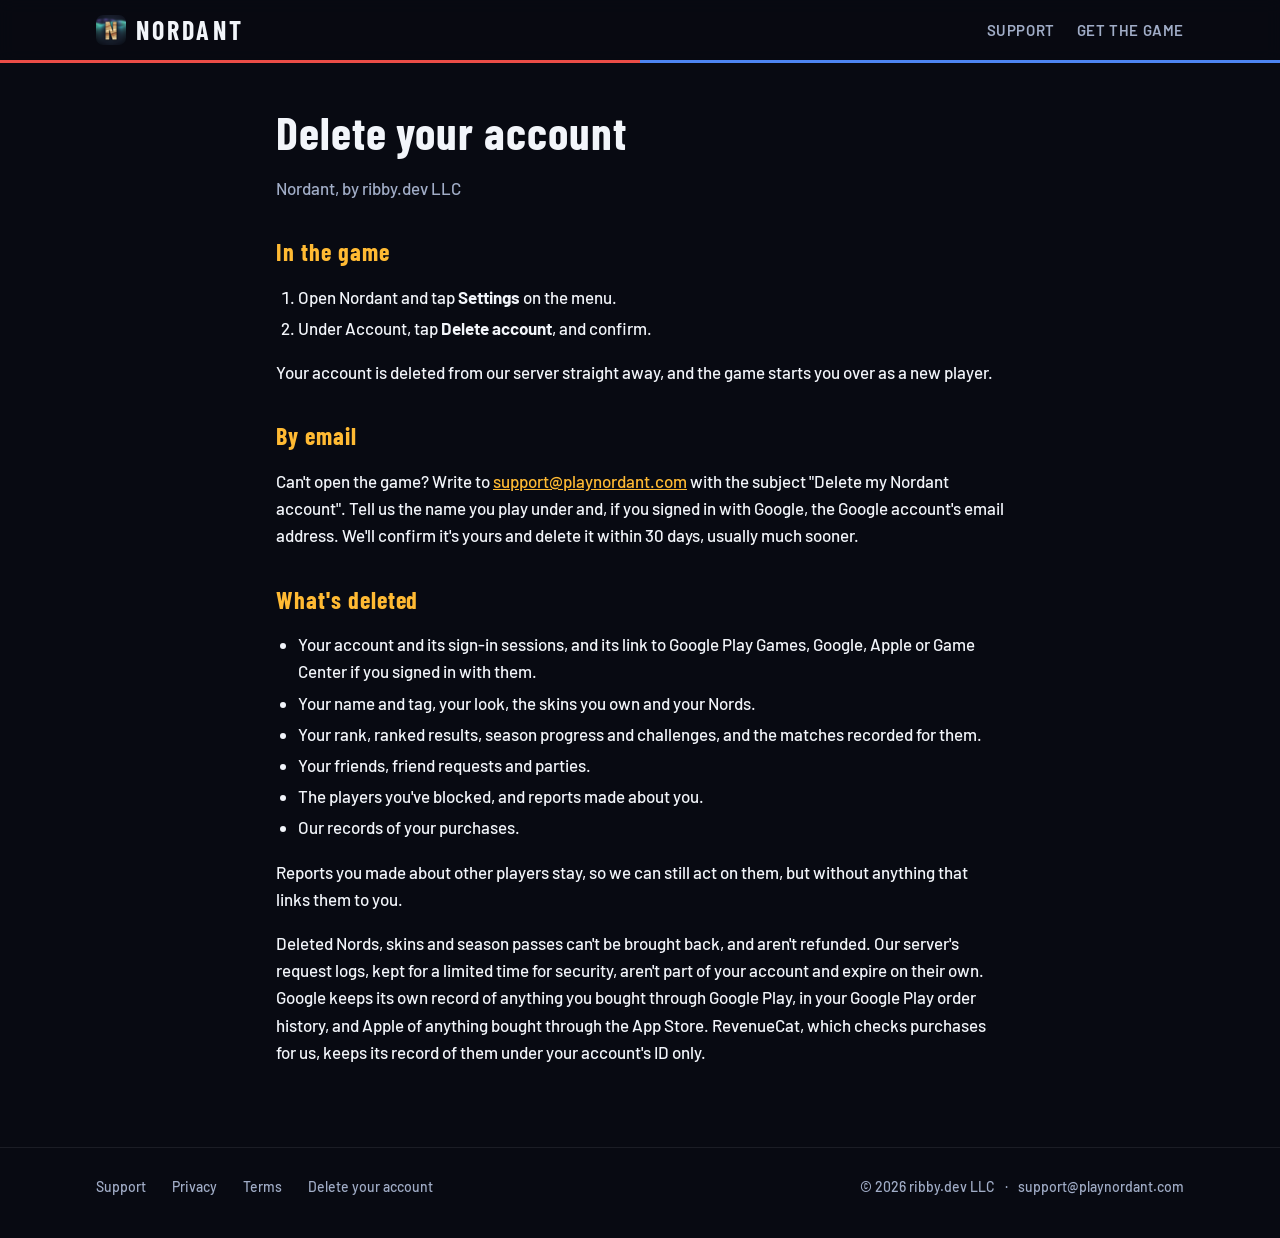
<file: delete-account.html>
<!doctype html>
<html lang="en">
<head>
  <meta charset="utf-8">
  <meta name="viewport" content="width=device-width, initial-scale=1">
  <title>Delete your account · Nordant</title>
  <meta name="description" content="How to delete your Nordant account and the data kept with it.">
  <link rel="canonical" href="https://playnordant.com/delete-account">
  <meta property="og:title" content="Delete your account · Nordant">
  <meta property="og:description" content="How to delete your Nordant account and the data kept with it.">
  <meta property="og:url" content="https://playnordant.com/delete-account">
  <meta property="og:type" content="website">
  <meta property="og:image" content="https://playnordant.com/assets/og-image.jpg">
  <meta name="twitter:card" content="summary_large_image">
  <meta name="theme-color" content="#080a12">
  <link rel="icon" href="/favicon.ico" sizes="any">
  <link rel="icon" type="image/png" sizes="32x32" href="/assets/favicon-32.png">
  <link rel="apple-touch-icon" href="/assets/apple-touch-icon.png">
  <link rel="manifest" href="/site.webmanifest">
  <link rel="preconnect" href="https://fonts.googleapis.com">
  <link rel="preconnect" href="https://fonts.gstatic.com" crossorigin>
  <link href="https://fonts.googleapis.com/css2?family=Barlow:wght@500;600&family=Barlow+Condensed:wght@700&display=swap" rel="stylesheet">
  <link rel="stylesheet" href="/styles.css?v=0f7390a091">
</head>
<body>
<header class="bar"><div class="bar-in">
  <a class="mark" href="/"><img src="/assets/favicon-32.png" alt="">NORDANT</a>
  <nav class="nav"><a href="/support">Support</a><a class="hide-sm" href="/get">Get the game</a></nav>
</div></header>
<main class="prose">
<h1>Delete your account</h1>
<p class="muted">Nordant, by ribby.dev LLC</p>

<h2>In the game</h2>
<ol>
  <li>Open Nordant and tap <strong>Settings</strong> on the menu.</li>
  <li>Under Account, tap <strong>Delete account</strong>, and confirm.</li>
</ol>
<p>Your account is deleted from our server straight away, and the game starts you over as a new player.</p>

<h2>By email</h2>
<p>Can't open the game? Write to <a href="mailto:support@playnordant.com?subject=Delete%20my%20Nordant%20account">support@playnordant.com</a> with the subject "Delete my Nordant account". Tell us the name you play under and, if you signed in with Google, the Google account's email address. We'll confirm it's yours and delete it within 30 days, usually much sooner.</p>

<h2>What's deleted</h2>
<ul>
  <li>Your account and its sign-in sessions, and its link to Google Play Games, Google, Apple or Game Center if you signed in with them.</li>
  <li>Your name and tag, your look, the skins you own and your Nords.</li>
  <li>Your rank, ranked results, season progress and challenges, and the matches recorded for them.</li>
  <li>Your friends, friend requests and parties.</li>
  <li>The players you've blocked, and reports made about you.</li>
  <li>Our records of your purchases.</li>
</ul>
<p>Reports you made about other players stay, so we can still act on them, but without anything that links them to you.</p>
<p>Deleted Nords, skins and season passes can't be brought back, and aren't refunded. Our server's request logs, kept for a limited time for security, aren't part of your account and expire on their own. Google keeps its own record of anything you bought through Google Play, in your Google Play order history, and Apple of anything bought through the App Store. RevenueCat, which checks purchases for us, keeps its record of them under your account's ID only.</p>
</main>
<footer class="foot"><div class="foot-in">
  <nav class="foot-links">
    <a href="/support">Support</a>
    <a href="/privacy">Privacy</a>
    <a href="/terms">Terms</a>
    <a class="wide" href="/delete-account">Delete your account</a>
  </nav>
  <div class="made"><span>&copy; 2026 ribby.dev LLC</span><a href="mailto:support@playnordant.com">support@playnordant.com</a></div>
</div></footer>
</body>
</html>
</file>
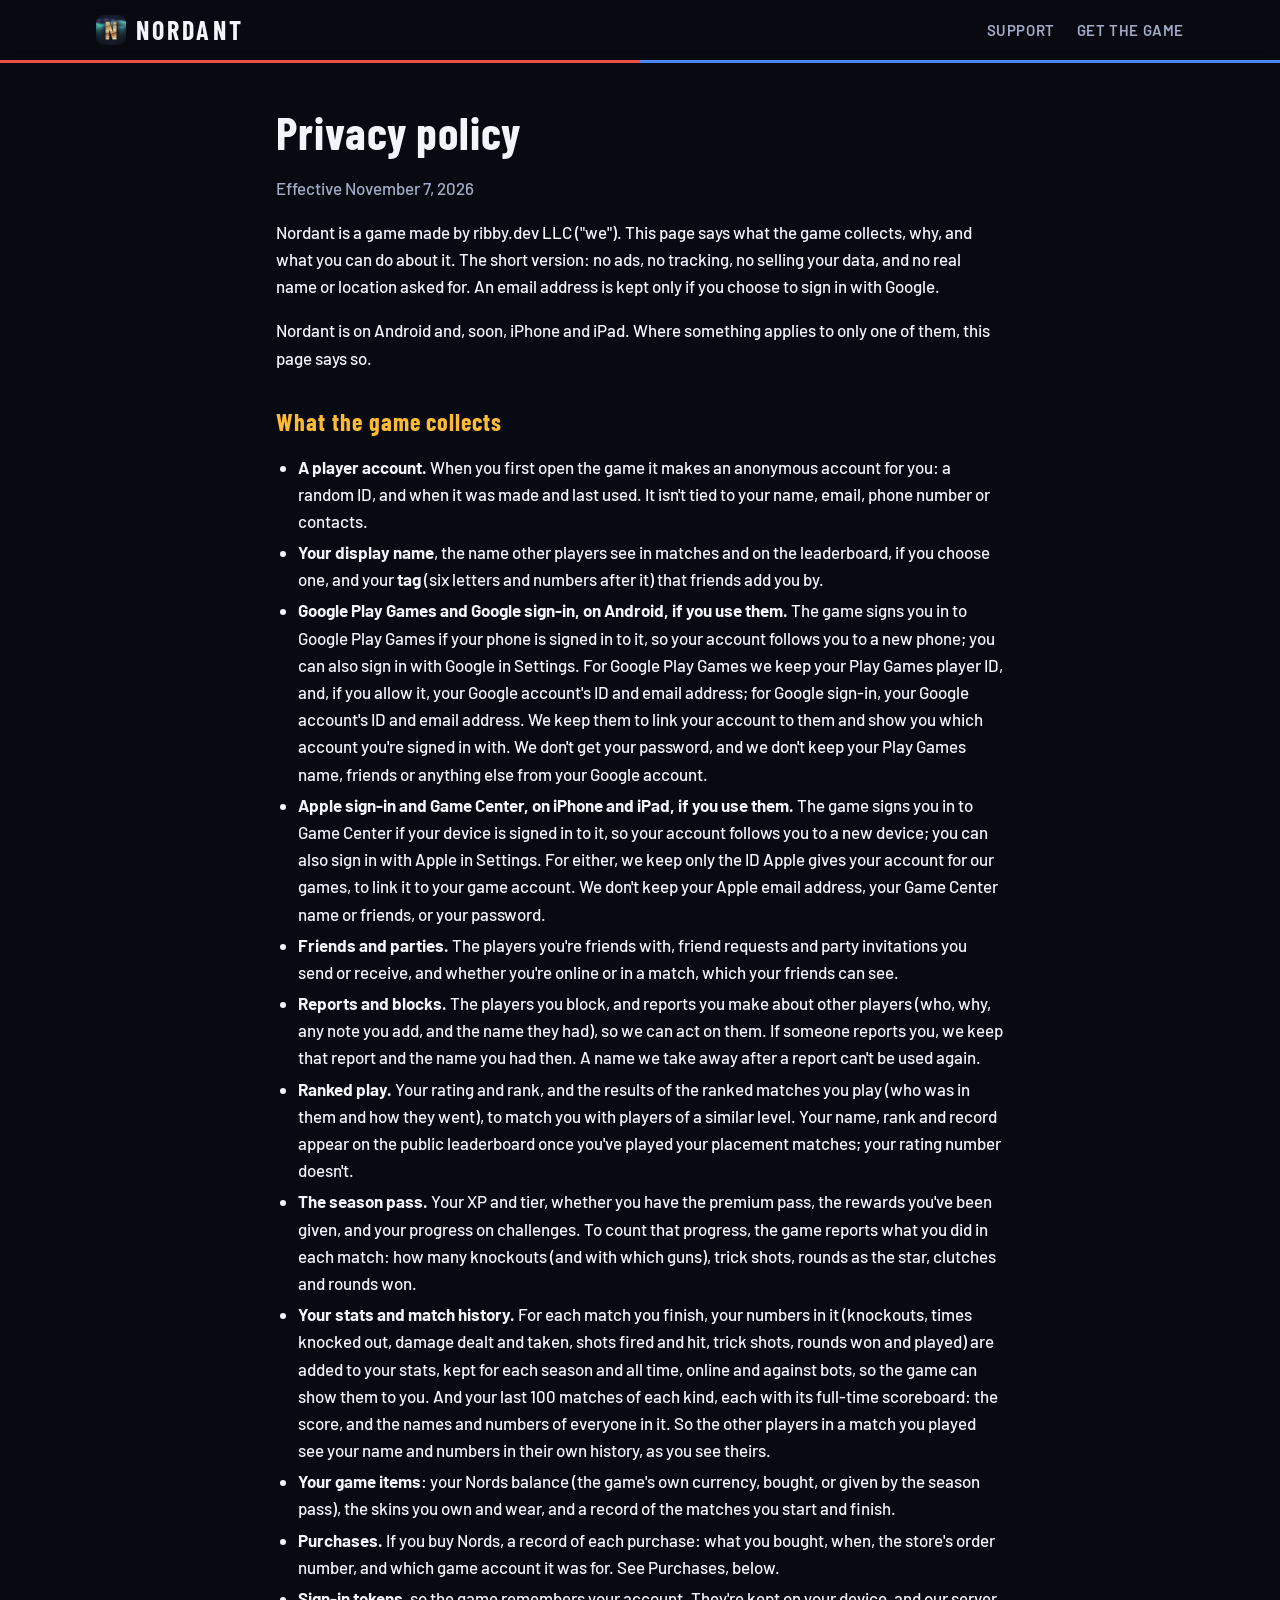
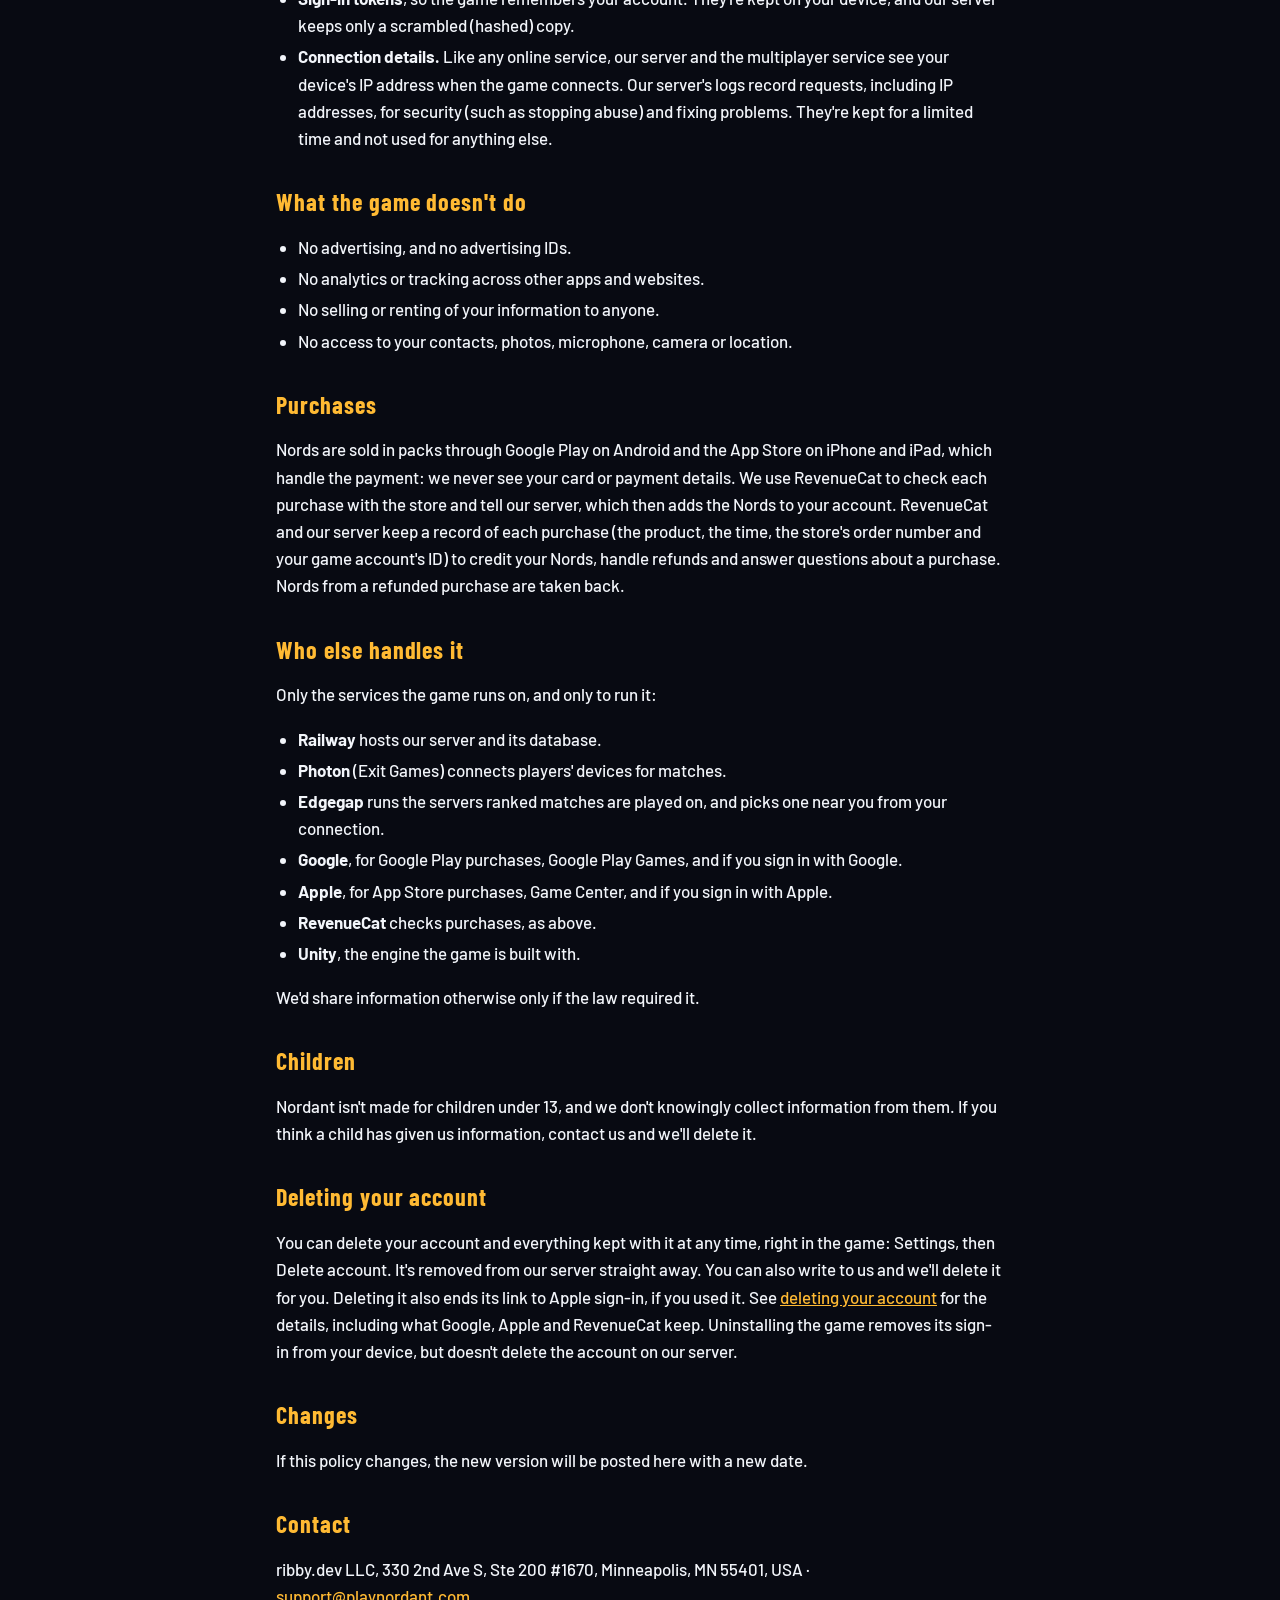
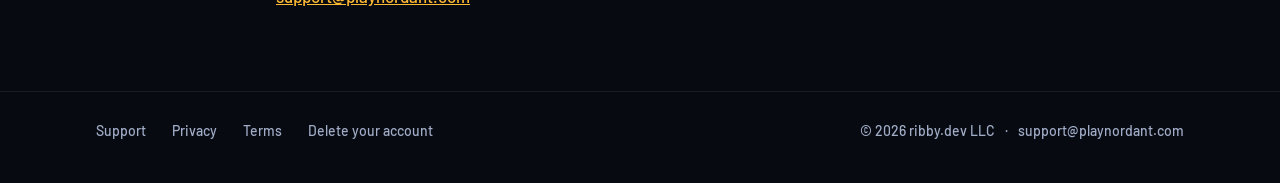
<file: privacy.html>
<!doctype html>
<html lang="en">
<head>
  <meta charset="utf-8">
  <meta name="viewport" content="width=device-width, initial-scale=1">
  <title>Privacy policy · Nordant</title>
  <meta name="description" content="What Nordant collects, why, and what you can do about it.">
  <link rel="canonical" href="https://playnordant.com/privacy">
  <meta property="og:title" content="Privacy policy · Nordant">
  <meta property="og:description" content="What Nordant collects, why, and what you can do about it.">
  <meta property="og:url" content="https://playnordant.com/privacy">
  <meta property="og:type" content="website">
  <meta property="og:image" content="https://playnordant.com/assets/og-image.jpg">
  <meta name="twitter:card" content="summary_large_image">
  <meta name="theme-color" content="#080a12">
  <link rel="icon" href="/favicon.ico" sizes="any">
  <link rel="icon" type="image/png" sizes="32x32" href="/assets/favicon-32.png">
  <link rel="apple-touch-icon" href="/assets/apple-touch-icon.png">
  <link rel="manifest" href="/site.webmanifest">
  <link rel="preconnect" href="https://fonts.googleapis.com">
  <link rel="preconnect" href="https://fonts.gstatic.com" crossorigin>
  <link href="https://fonts.googleapis.com/css2?family=Barlow:wght@500;600&family=Barlow+Condensed:wght@700&display=swap" rel="stylesheet">
  <link rel="stylesheet" href="/styles.css?v=0f7390a091">
</head>
<body>
<header class="bar"><div class="bar-in">
  <a class="mark" href="/"><img src="/assets/favicon-32.png" alt="">NORDANT</a>
  <nav class="nav"><a href="/support">Support</a><a class="hide-sm" href="/get">Get the game</a></nav>
</div></header>
<main class="prose">
<h1>Privacy policy</h1>
<p class="muted">Effective November 7, 2026</p>

<p>Nordant is a game made by ribby.dev LLC ("we"). This page says what the game collects, why, and what you can do about it. The short version: no ads, no tracking, no selling your data, and no real name or location asked for. An email address is kept only if you choose to sign in with Google.</p>
<p>Nordant is on Android and, soon, iPhone and iPad. Where something applies to only one of them, this page says so.</p>

<h2>What the game collects</h2>
<ul>
  <li><strong>A player account.</strong> When you first open the game it makes an anonymous account for you: a random ID, and when it was made and last used. It isn't tied to your name, email, phone number or contacts.</li>
  <li><strong>Your display name</strong>, the name other players see in matches and on the leaderboard, if you choose one, and your <strong>tag</strong> (six letters and numbers after it) that friends add you by.</li>
  <li><strong>Google Play Games and Google sign-in, on Android, if you use them.</strong> The game signs you in to Google Play Games if your phone is signed in to it, so your account follows you to a new phone; you can also sign in with Google in Settings. For Google Play Games we keep your Play Games player ID, and, if you allow it, your Google account's ID and email address; for Google sign-in, your Google account's ID and email address. We keep them to link your account to them and show you which account you're signed in with. We don't get your password, and we don't keep your Play Games name, friends or anything else from your Google account.</li>
  <li><strong>Apple sign-in and Game Center, on iPhone and iPad, if you use them.</strong> The game signs you in to Game Center if your device is signed in to it, so your account follows you to a new device; you can also sign in with Apple in Settings. For either, we keep only the ID Apple gives your account for our games, to link it to your game account. We don't keep your Apple email address, your Game Center name or friends, or your password.</li>
  <li><strong>Friends and parties.</strong> The players you're friends with, friend requests and party invitations you send or receive, and whether you're online or in a match, which your friends can see.</li>
  <li><strong>Reports and blocks.</strong> The players you block, and reports you make about other players (who, why, any note you add, and the name they had), so we can act on them. If someone reports you, we keep that report and the name you had then. A name we take away after a report can't be used again.</li>
  <li><strong>Ranked play.</strong> Your rating and rank, and the results of the ranked matches you play (who was in them and how they went), to match you with players of a similar level. Your name, rank and record appear on the public leaderboard once you've played your placement matches; your rating number doesn't.</li>
  <li><strong>The season pass.</strong> Your XP and tier, whether you have the premium pass, the rewards you've been given, and your progress on challenges. To count that progress, the game reports what you did in each match: how many knockouts (and with which guns), trick shots, rounds as the star, clutches and rounds won.</li>
  <li><strong>Your stats and match history.</strong> For each match you finish, your numbers in it (knockouts, times knocked out, damage dealt and taken, shots fired and hit, trick shots, rounds won and played) are added to your stats, kept for each season and all time, online and against bots, so the game can show them to you. And your last 100 matches of each kind, each with its full-time scoreboard: the score, and the names and numbers of everyone in it. So the other players in a match you played see your name and numbers in their own history, as you see theirs.</li>
  <li><strong>Your game items</strong>: your Nords balance (the game's own currency, bought, or given by the season pass), the skins you own and wear, and a record of the matches you start and finish.</li>
  <li><strong>Purchases.</strong> If you buy Nords, a record of each purchase: what you bought, when, the store's order number, and which game account it was for. See Purchases, below.</li>
  <li><strong>Sign-in tokens</strong>, so the game remembers your account. They're kept on your device, and our server keeps only a scrambled (hashed) copy.</li>
  <li><strong>Connection details.</strong> Like any online service, our server and the multiplayer service see your device's IP address when the game connects. Our server's logs record requests, including IP addresses, for security (such as stopping abuse) and fixing problems. They're kept for a limited time and not used for anything else.</li>
</ul>

<h2>What the game doesn't do</h2>
<ul>
  <li>No advertising, and no advertising IDs.</li>
  <li>No analytics or tracking across other apps and websites.</li>
  <li>No selling or renting of your information to anyone.</li>
  <li>No access to your contacts, photos, microphone, camera or location.</li>
</ul>

<h2>Purchases</h2>
<p>Nords are sold in packs through Google Play on Android and the App Store on iPhone and iPad, which handle the payment: we never see your card or payment details. We use RevenueCat to check each purchase with the store and tell our server, which then adds the Nords to your account. RevenueCat and our server keep a record of each purchase (the product, the time, the store's order number and your game account's ID) to credit your Nords, handle refunds and answer questions about a purchase. Nords from a refunded purchase are taken back.</p>

<h2>Who else handles it</h2>
<p>Only the services the game runs on, and only to run it:</p>
<ul>
  <li><strong>Railway</strong> hosts our server and its database.</li>
  <li><strong>Photon</strong> (Exit Games) connects players' devices for matches.</li>
  <li><strong>Edgegap</strong> runs the servers ranked matches are played on, and picks one near you from your connection.</li>
  <li><strong>Google</strong>, for Google Play purchases, Google Play Games, and if you sign in with Google.</li>
  <li><strong>Apple</strong>, for App Store purchases, Game Center, and if you sign in with Apple.</li>
  <li><strong>RevenueCat</strong> checks purchases, as above.</li>
  <li><strong>Unity</strong>, the engine the game is built with.</li>
</ul>
<p>We'd share information otherwise only if the law required it.</p>

<h2>Children</h2>
<p>Nordant isn't made for children under 13, and we don't knowingly collect information from them. If you think a child has given us information, contact us and we'll delete it.</p>

<h2>Deleting your account</h2>
<p>You can delete your account and everything kept with it at any time, right in the game: Settings, then Delete account. It's removed from our server straight away. You can also write to us and we'll delete it for you. Deleting it also ends its link to Apple sign-in, if you used it. See <a href="/delete-account">deleting your account</a> for the details, including what Google, Apple and RevenueCat keep. Uninstalling the game removes its sign-in from your device, but doesn't delete the account on our server.</p>

<h2>Changes</h2>
<p>If this policy changes, the new version will be posted here with a new date.</p>

<h2>Contact</h2>
<p>ribby.dev LLC, 330 2nd Ave S, Ste 200 #1670, Minneapolis, MN 55401, USA &middot; <a href="mailto:support@playnordant.com">support@playnordant.com</a></p>
</main>
<footer class="foot"><div class="foot-in">
  <nav class="foot-links">
    <a href="/support">Support</a>
    <a href="/privacy">Privacy</a>
    <a href="/terms">Terms</a>
    <a class="wide" href="/delete-account">Delete your account</a>
  </nav>
  <div class="made"><span>&copy; 2026 ribby.dev LLC</span><a href="mailto:support@playnordant.com">support@playnordant.com</a></div>
</div></footer>
</body>
</html>
</file>
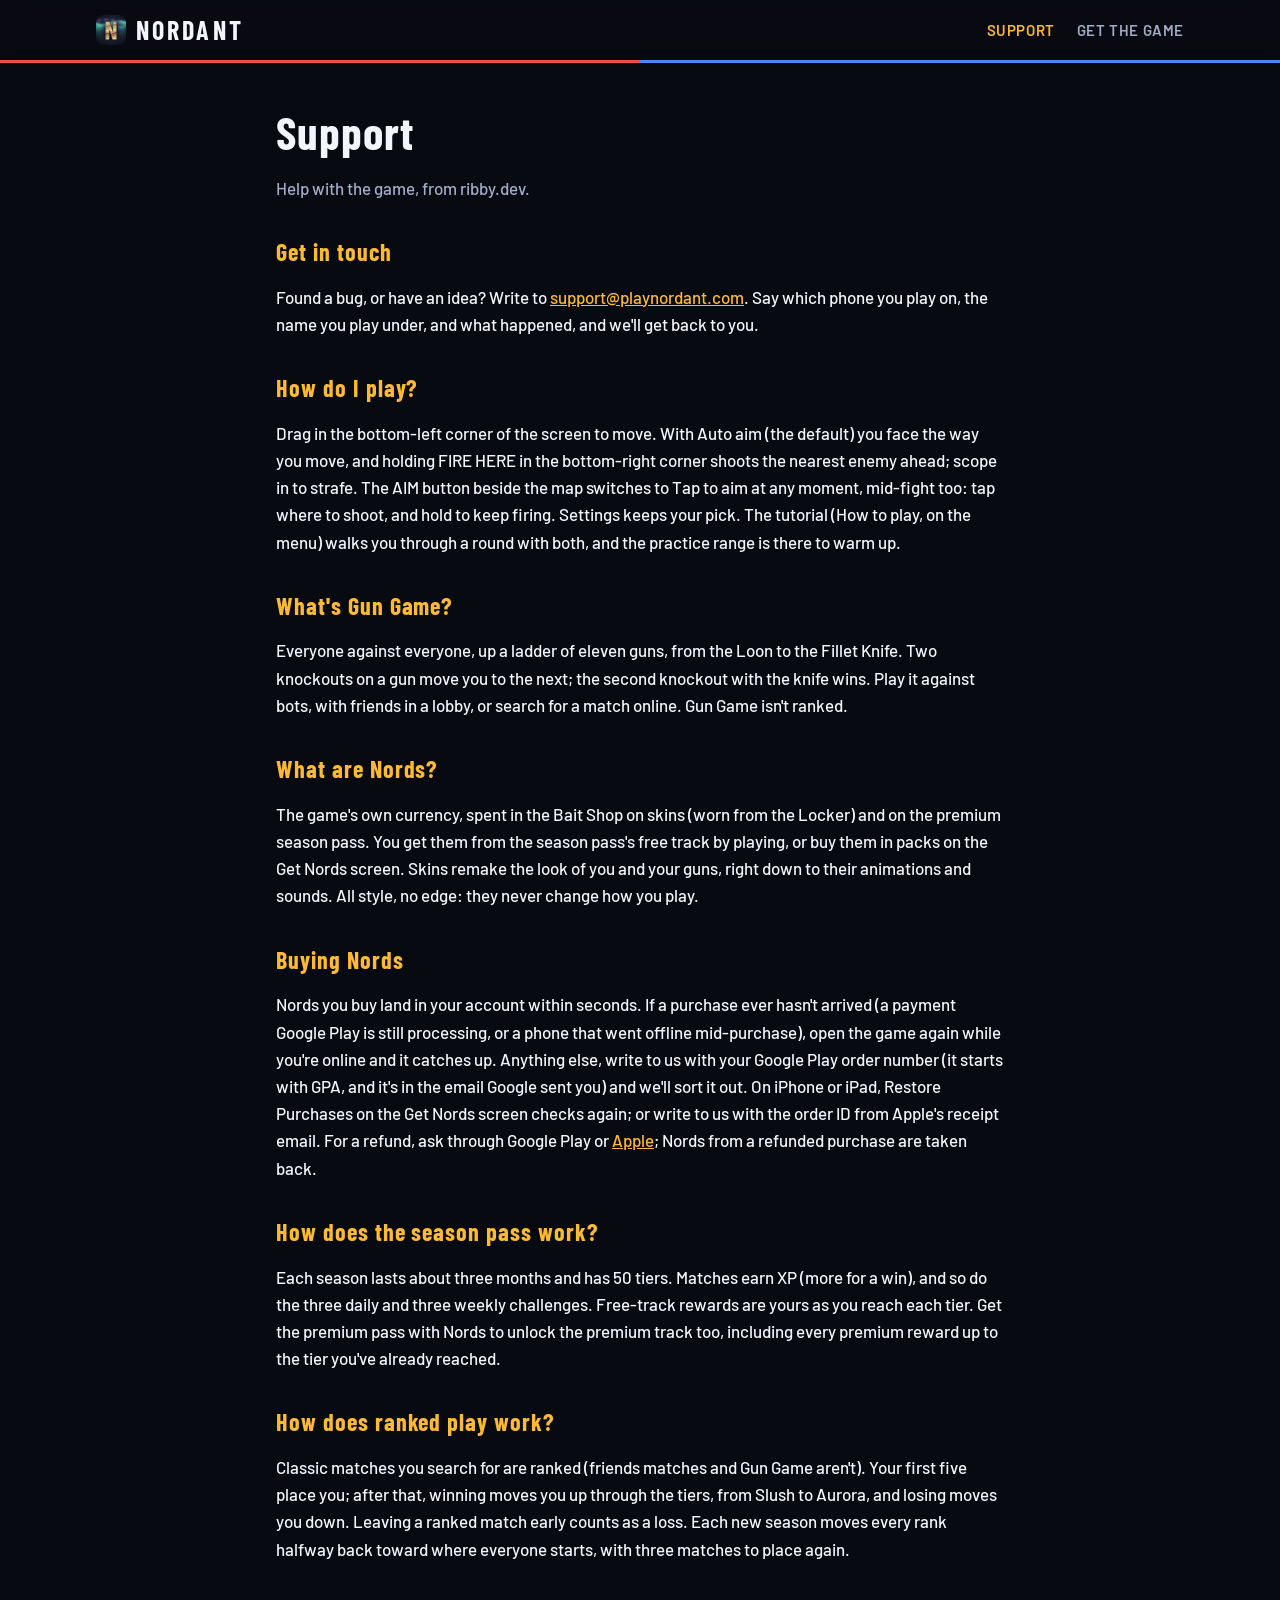
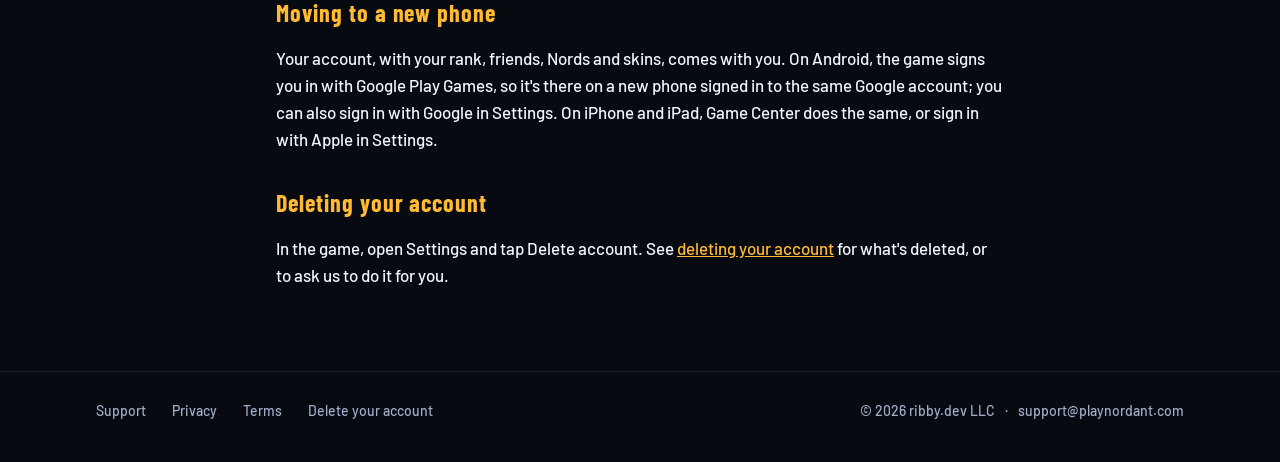
<file: support.html>
<!doctype html>
<html lang="en">
<head>
  <meta charset="utf-8">
  <meta name="viewport" content="width=device-width, initial-scale=1">
  <title>Support · Nordant</title>
  <meta name="description" content="Help with Nordant: how to play, Nords and purchases, the season pass, ranked play, and deleting your account.">
  <link rel="canonical" href="https://playnordant.com/support">
  <meta property="og:title" content="Support · Nordant">
  <meta property="og:description" content="Help with Nordant: how to play, Nords and purchases, the season pass, ranked play, and deleting your account.">
  <meta property="og:url" content="https://playnordant.com/support">
  <meta property="og:type" content="website">
  <meta property="og:image" content="https://playnordant.com/assets/og-image.jpg">
  <meta name="twitter:card" content="summary_large_image">
  <meta name="theme-color" content="#080a12">
  <link rel="icon" href="/favicon.ico" sizes="any">
  <link rel="icon" type="image/png" sizes="32x32" href="/assets/favicon-32.png">
  <link rel="apple-touch-icon" href="/assets/apple-touch-icon.png">
  <link rel="manifest" href="/site.webmanifest">
  <link rel="preconnect" href="https://fonts.googleapis.com">
  <link rel="preconnect" href="https://fonts.gstatic.com" crossorigin>
  <link href="https://fonts.googleapis.com/css2?family=Barlow:wght@500;600&family=Barlow+Condensed:wght@700&display=swap" rel="stylesheet">
  <link rel="stylesheet" href="/styles.css?v=0f7390a091">
</head>
<body>
<header class="bar"><div class="bar-in">
  <a class="mark" href="/"><img src="/assets/favicon-32.png" alt="">NORDANT</a>
  <nav class="nav"><a href="/support" aria-current="page">Support</a><a class="hide-sm" href="/get">Get the game</a></nav>
</div></header>
<main class="prose">
<h1>Support</h1>
<p class="muted">Help with the game, from ribby.dev.</p>

<h2>Get in touch</h2>
<p>Found a bug, or have an idea? Write to <a href="mailto:support@playnordant.com">support@playnordant.com</a>. Say which phone you play on, the name you play under, and what happened, and we'll get back to you.</p>

<h2>How do I play?</h2>
<p>Drag in the bottom-left corner of the screen to move. With Auto aim (the default) you face the way you move, and holding FIRE HERE in the bottom-right corner shoots the nearest enemy ahead; scope in to strafe. The AIM button beside the map switches to Tap to aim at any moment, mid-fight too: tap where to shoot, and hold to keep firing. Settings keeps your pick. The tutorial (How to play, on the menu) walks you through a round with both, and the practice range is there to warm up.</p>

<h2>What's Gun Game?</h2>
<p>Everyone against everyone, up a ladder of eleven guns, from the Loon to the Fillet Knife. Two knockouts on a gun move you to the next; the second knockout with the knife wins. Play it against bots, with friends in a lobby, or search for a match online. Gun Game isn't ranked.</p>

<h2>What are Nords?</h2>
<p>The game's own currency, spent in the Bait Shop on skins (worn from the Locker) and on the premium season pass. You get them from the season pass's free track by playing, or buy them in packs on the Get Nords screen. Skins remake the look of you and your guns, right down to their animations and sounds. All style, no edge: they never change how you play.</p>

<h2>Buying Nords</h2>
<p>Nords you buy land in your account within seconds. If a purchase ever hasn't arrived (a payment Google Play is still processing, or a phone that went offline mid-purchase), open the game again while you're online and it catches up. Anything else, write to us with your Google Play order number (it starts with GPA, and it's in the email Google sent you) and we'll sort it out. On iPhone or iPad, Restore Purchases on the Get Nords screen checks again; or write to us with the order ID from Apple's receipt email. For a refund, ask through Google Play or <a href="https://reportaproblem.apple.com">Apple</a>; Nords from a refunded purchase are taken back.</p>

<h2>How does the season pass work?</h2>
<p>Each season lasts about three months and has 50 tiers. Matches earn XP (more for a win), and so do the three daily and three weekly challenges. Free-track rewards are yours as you reach each tier. Get the premium pass with Nords to unlock the premium track too, including every premium reward up to the tier you've already reached.</p>

<h2>How does ranked play work?</h2>
<p>Classic matches you search for are ranked (friends matches and Gun Game aren't). Your first five place you; after that, winning moves you up through the tiers, from Slush to Aurora, and losing moves you down. Leaving a ranked match early counts as a loss. Each new season moves every rank halfway back toward where everyone starts, with three matches to place again.</p>

<h2>Moving to a new phone</h2>
<p>Your account, with your rank, friends, Nords and skins, comes with you. On Android, the game signs you in with Google Play Games, so it's there on a new phone signed in to the same Google account; you can also sign in with Google in Settings. On iPhone and iPad, Game Center does the same, or sign in with Apple in Settings.</p>

<h2>Deleting your account</h2>
<p>In the game, open Settings and tap Delete account. See <a href="/delete-account">deleting your account</a> for what's deleted, or to ask us to do it for you.</p>
</main>
<footer class="foot"><div class="foot-in">
  <nav class="foot-links">
    <a href="/support">Support</a>
    <a href="/privacy">Privacy</a>
    <a href="/terms">Terms</a>
    <a class="wide" href="/delete-account">Delete your account</a>
  </nav>
  <div class="made"><span>&copy; 2026 ribby.dev LLC</span><a href="mailto:support@playnordant.com">support@playnordant.com</a></div>
</div></footer>
</body>
</html>
</file>
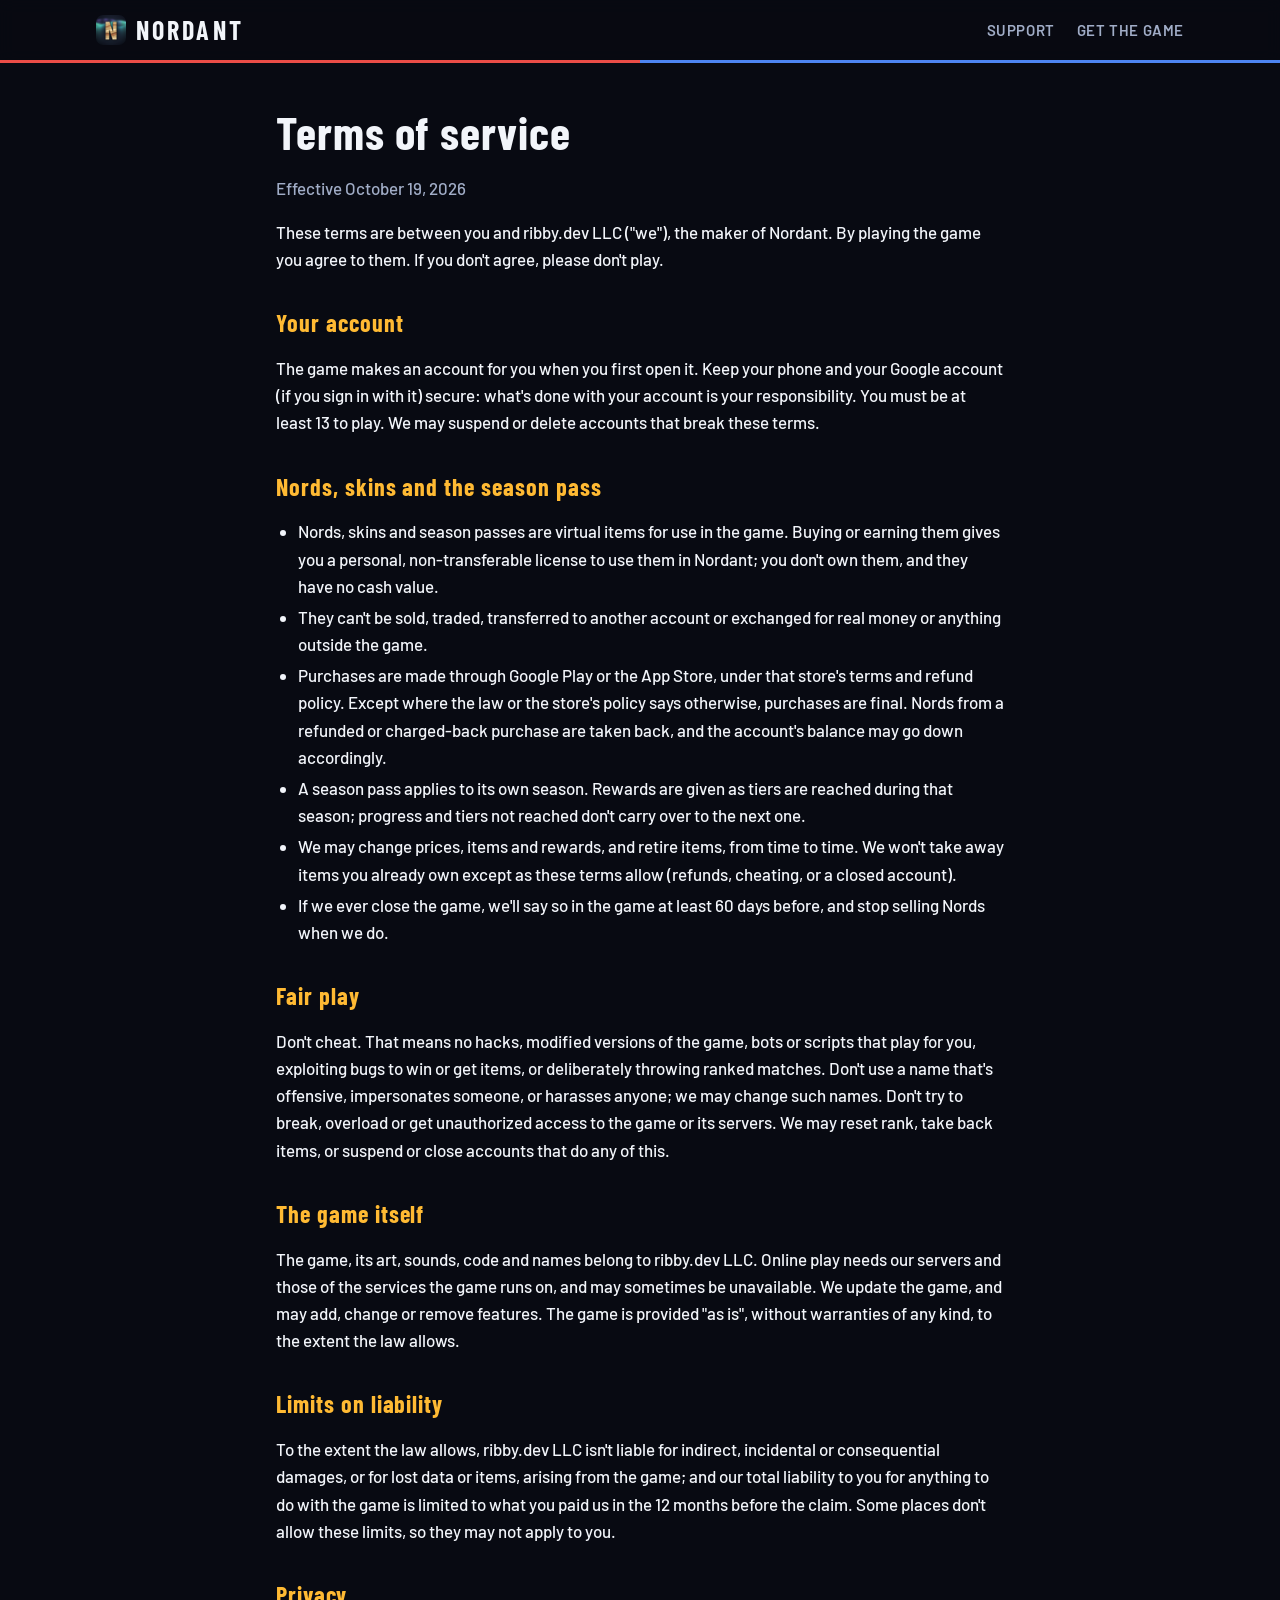
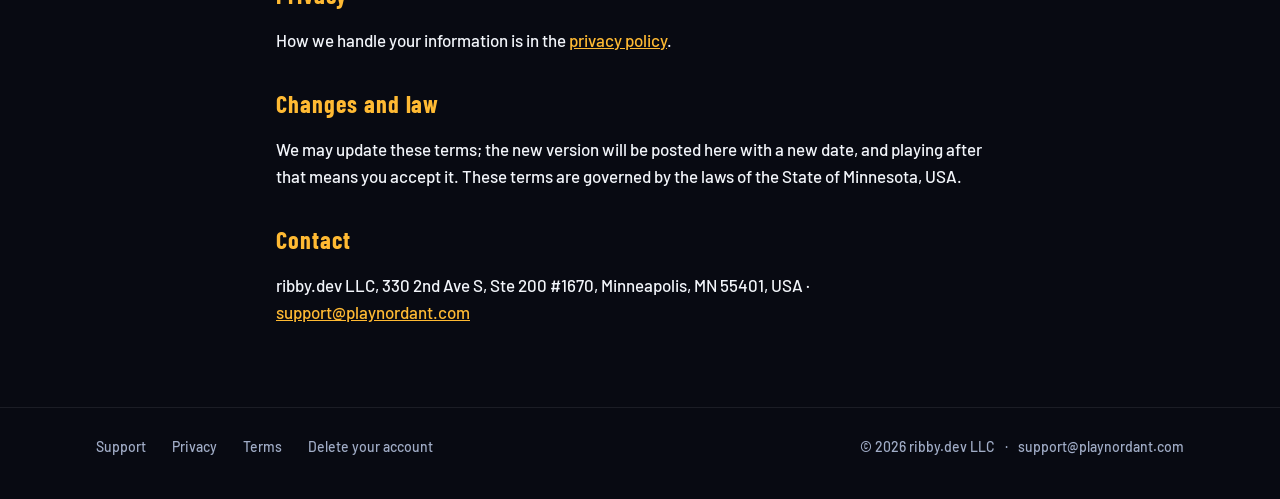
<file: terms.html>
<!doctype html>
<html lang="en">
<head>
  <meta charset="utf-8">
  <meta name="viewport" content="width=device-width, initial-scale=1">
  <title>Terms of service · Nordant</title>
  <meta name="description" content="The terms for playing Nordant: your account, Nords and skins, the season pass, and fair play.">
  <link rel="canonical" href="https://playnordant.com/terms">
  <meta property="og:title" content="Terms of service · Nordant">
  <meta property="og:description" content="The terms for playing Nordant: your account, Nords and skins, the season pass, and fair play.">
  <meta property="og:url" content="https://playnordant.com/terms">
  <meta property="og:type" content="website">
  <meta property="og:image" content="https://playnordant.com/assets/og-image.jpg">
  <meta name="twitter:card" content="summary_large_image">
  <meta name="theme-color" content="#080a12">
  <link rel="icon" href="/favicon.ico" sizes="any">
  <link rel="icon" type="image/png" sizes="32x32" href="/assets/favicon-32.png">
  <link rel="apple-touch-icon" href="/assets/apple-touch-icon.png">
  <link rel="manifest" href="/site.webmanifest">
  <link rel="preconnect" href="https://fonts.googleapis.com">
  <link rel="preconnect" href="https://fonts.gstatic.com" crossorigin>
  <link href="https://fonts.googleapis.com/css2?family=Barlow:wght@500;600&family=Barlow+Condensed:wght@700&display=swap" rel="stylesheet">
  <link rel="stylesheet" href="/styles.css?v=0f7390a091">
</head>
<body>
<header class="bar"><div class="bar-in">
  <a class="mark" href="/"><img src="/assets/favicon-32.png" alt="">NORDANT</a>
  <nav class="nav"><a href="/support">Support</a><a class="hide-sm" href="/get">Get the game</a></nav>
</div></header>
<main class="prose">
<h1>Terms of service</h1>
<p class="muted">Effective October 19, 2026</p>

<p>These terms are between you and ribby.dev LLC ("we"), the maker of Nordant. By playing the game you agree to them. If you don't agree, please don't play.</p>

<h2>Your account</h2>
<p>The game makes an account for you when you first open it. Keep your phone and your Google account (if you sign in with it) secure: what's done with your account is your responsibility. You must be at least 13 to play. We may suspend or delete accounts that break these terms.</p>

<h2>Nords, skins and the season pass</h2>
<ul>
  <li>Nords, skins and season passes are virtual items for use in the game. Buying or earning them gives you a personal, non-transferable license to use them in Nordant; you don't own them, and they have no cash value.</li>
  <li>They can't be sold, traded, transferred to another account or exchanged for real money or anything outside the game.</li>
  <li>Purchases are made through Google Play or the App Store, under that store's terms and refund policy. Except where the law or the store's policy says otherwise, purchases are final. Nords from a refunded or charged-back purchase are taken back, and the account's balance may go down accordingly.</li>
  <li>A season pass applies to its own season. Rewards are given as tiers are reached during that season; progress and tiers not reached don't carry over to the next one.</li>
  <li>We may change prices, items and rewards, and retire items, from time to time. We won't take away items you already own except as these terms allow (refunds, cheating, or a closed account).</li>
  <li>If we ever close the game, we'll say so in the game at least 60 days before, and stop selling Nords when we do.</li>
</ul>

<h2>Fair play</h2>
<p>Don't cheat. That means no hacks, modified versions of the game, bots or scripts that play for you, exploiting bugs to win or get items, or deliberately throwing ranked matches. Don't use a name that's offensive, impersonates someone, or harasses anyone; we may change such names. Don't try to break, overload or get unauthorized access to the game or its servers. We may reset rank, take back items, or suspend or close accounts that do any of this.</p>

<h2>The game itself</h2>
<p>The game, its art, sounds, code and names belong to ribby.dev LLC. Online play needs our servers and those of the services the game runs on, and may sometimes be unavailable. We update the game, and may add, change or remove features. The game is provided "as is", without warranties of any kind, to the extent the law allows.</p>

<h2>Limits on liability</h2>
<p>To the extent the law allows, ribby.dev LLC isn't liable for indirect, incidental or consequential damages, or for lost data or items, arising from the game; and our total liability to you for anything to do with the game is limited to what you paid us in the 12 months before the claim. Some places don't allow these limits, so they may not apply to you.</p>

<h2>Privacy</h2>
<p>How we handle your information is in the <a href="/privacy">privacy policy</a>.</p>

<h2>Changes and law</h2>
<p>We may update these terms; the new version will be posted here with a new date, and playing after that means you accept it. These terms are governed by the laws of the State of Minnesota, USA.</p>

<h2>Contact</h2>
<p>ribby.dev LLC, 330 2nd Ave S, Ste 200 #1670, Minneapolis, MN 55401, USA &middot; <a href="mailto:support@playnordant.com">support@playnordant.com</a></p>
</main>
<footer class="foot"><div class="foot-in">
  <nav class="foot-links">
    <a href="/support">Support</a>
    <a href="/privacy">Privacy</a>
    <a href="/terms">Terms</a>
    <a class="wide" href="/delete-account">Delete your account</a>
  </nav>
  <div class="made"><span>&copy; 2026 ribby.dev LLC</span><a href="mailto:support@playnordant.com">support@playnordant.com</a></div>
</div></footer>
</body>
</html>
</file>
<file: styles.css>
/* Nordant's site: the game's own colors (ink, steel, amber) and type (Barlow, Barlow Condensed). */
:root {
  --ink: #080a12;
  --steel: #111624;
  --steel-2: #182033;
  --line: rgba(255, 255, 255, 0.08);
  --text: #f2f5fa;
  --muted: #a1adc7;
  --amber: #ffba33;
  --amber-dark: #db9618;
  --display: "Barlow Condensed", "Arial Narrow", system-ui, sans-serif;
  --body: "Barlow", system-ui, -apple-system, "Segoe UI", Roboto, sans-serif;
}

* { box-sizing: border-box; }
html { -webkit-text-size-adjust: 100%; }
body { margin: 0; background: var(--ink); color: var(--text); font: 500 17px/1.6 var(--body); }
img { max-width: 100%; height: auto; display: block; }
a { color: var(--amber); }
a:hover { color: #ffd27a; }

/* The bar across the top. */
.bar { position: sticky; top: 0; z-index: 10; background: rgba(8, 10, 18, 0.88); backdrop-filter: blur(8px); border-bottom: 1px solid var(--line); }
.bar-in { max-width: 1120px; margin: 0 auto; padding: 0 16px; height: 60px; display: flex; align-items: center; gap: 24px; }
.mark { display: flex; align-items: center; gap: 10px; color: var(--text); text-decoration: none; font: 700 26px/1 var(--display); letter-spacing: 0.12em; }
.mark img { width: 30px; height: 30px; border-radius: 7px; }
.nav { margin-left: auto; display: flex; gap: 22px; }
.nav a { color: var(--muted); text-decoration: none; font: 600 15px/1 var(--body); letter-spacing: 0.04em; text-transform: uppercase; }
.nav a:hover, .nav a[aria-current="page"] { color: var(--amber); }

/* Home. */
.pitch { max-width: 820px; margin: -24px auto 0; padding: 0 16px 8px; text-align: center; position: relative; z-index: 1; }
.pitch h1 { font: 700 clamp(32px, 6vw, 52px)/1.05 var(--display); letter-spacing: 0.02em; margin: 0 0 14px; }
.pitch p { color: var(--muted); font-size: 19px; margin: 0 auto 26px; max-width: 620px; }
.badges { display: flex; justify-content: center; align-items: center; gap: 14px; flex-wrap: wrap; }
.badges img { height: 64px; }
.soon { color: var(--muted); font-size: 14px; margin-top: 10px; }
/* Apple's badge has no air round it; Google's has about a sixth of its height: the two the same size. */
.badges img.apple { height: 44px; margin: 10px 0; }

.wrap { max-width: 1120px; margin: 0 auto; padding: 0 16px; }
.section { padding: 64px 0 8px; }
.kicker { color: var(--amber); font: 700 15px/1 var(--display); letter-spacing: 0.18em; text-transform: uppercase; margin: 0 0 10px; }
.section h2 { font: 700 clamp(28px, 4.5vw, 40px)/1.1 var(--display); margin: 0 0 28px; }
.features { display: grid; grid-template-columns: repeat(auto-fit, minmax(260px, 1fr)); gap: 16px; }
.feature { background: var(--steel); border: 1px solid var(--line); border-radius: 14px; padding: 22px 22px 18px; }
.feature h3 { font: 700 22px/1.2 var(--display); letter-spacing: 0.04em; text-transform: uppercase; margin: 0 0 8px; color: var(--text); }
.feature p { color: var(--muted); margin: 0; font-size: 16px; }

.shots { display: flex; gap: 14px; overflow-x: auto; scroll-snap-type: x mandatory; padding-bottom: 10px; scrollbar-width: thin; }
.shots img { flex: 0 0 auto; width: min(86vw, 560px); height: auto; aspect-ratio: 16 / 9; object-fit: cover; border-radius: 12px; border: 1px solid var(--line); scroll-snap-align: start; }
.shots video.trailer { flex: 0 0 auto; width: min(86vw, 560px); height: auto; aspect-ratio: 16 / 9; border-radius: 12px; border: 1px solid var(--line); background: #000; scroll-snap-align: start; }

.tiers { display: flex; flex-wrap: wrap; gap: 8px; margin-top: 4px; }
.tier { font: 700 15px/1 var(--display); letter-spacing: 0.1em; text-transform: uppercase; padding: 8px 12px; border-radius: 999px; background: var(--steel-2); }

.cta { text-align: center; padding: 72px 16px 24px; }
.cta h2 { font: 700 clamp(28px, 4.5vw, 40px)/1.1 var(--display); margin: 0 0 22px; }

/* What the game is, in four lines: side by side on a wide screen, one under another on a phone. */
.points { display: grid; grid-template-columns: repeat(5, 1fr); gap: 24px; }
@media (max-width: 1180px) { .points { grid-template-columns: repeat(3, 1fr); } }
.point { border-top: 2px solid var(--amber); padding-top: 14px; }
.point h3 { font: 700 21px/1.2 var(--display); letter-spacing: 0.04em; text-transform: uppercase; margin: 0 0 6px; }
.point p { color: var(--muted); margin: 0; font-size: 16px; }
@media (max-width: 900px) { .points { grid-template-columns: 1fr 1fr; } }
@media (max-width: 560px) {
  .points { grid-template-columns: 1fr; gap: 0; }
  .point { border-top: 1px solid var(--line); padding: 16px 0; }
  .point h3 { color: var(--amber); font-size: 19px; }
  .section { padding: 40px 0 0; }
  .section h2, .cta h2 { font-size: 28px; margin-bottom: 18px; }
  .pitch { margin-top: -8px; }
  .pitch p { font-size: 17px; }
  .badges img { height: 56px; }
  .badges img.apple { height: 38px; margin: 9px 0; }
  .cta { padding: 48px 16px 8px; }
}

/* Text pages: privacy, terms, support, deleting an account. */
.prose { max-width: 760px; margin: 0 auto; padding: 44px 16px 64px; }
.prose h1 { font: 700 clamp(32px, 6vw, 46px)/1.1 var(--display); letter-spacing: 0.02em; margin: 0 0 6px; }
.prose h2 { font: 700 24px/1.2 var(--display); letter-spacing: 0.04em; color: var(--amber); margin: 36px 0 8px; }
.prose ul, .prose ol { padding-left: 22px; }
.prose li { margin: 4px 0; }
.muted { color: var(--muted); }
.box { background: var(--steel); border: 1px solid var(--line); border-radius: 14px; padding: 18px 20px; margin: 20px 0; }

/* The leaderboard. */
.board { width: 100%; border-collapse: collapse; margin-top: 18px; font-size: 16px; }
.board th { text-align: left; color: var(--muted); font: 600 13px/1 var(--body); letter-spacing: 0.08em; text-transform: uppercase; padding: 10px 10px; border-bottom: 1px solid var(--line); }
.board td { padding: 12px 10px; border-bottom: 1px solid var(--line); }
.board tr:nth-child(-n+3) td.place { color: var(--amber); }
.board .place { width: 56px; font: 700 20px/1 var(--display); }
.board .name { font-weight: 600; overflow-wrap: anywhere; }
.board .num { text-align: right; white-space: nowrap; color: var(--muted); }
.rank { display: inline-flex; align-items: center; gap: 8px; font: 700 17px/1 var(--display); letter-spacing: 0.06em; text-transform: uppercase; white-space: nowrap; }
.rank i { width: 10px; height: 10px; border-radius: 50%; background: currentColor; }
.t-slush { color: #9aa6b8; } .t-frost { color: #9fd7ff; } .t-pine { color: #5fcf7a; } .t-granite { color: #c7b9ad; }
.t-agate { color: #ff8a5c; } .t-glacier { color: #6fe3e6; } .t-polar { color: #e8f3ff; } .t-aurora { color: #b78cff; }
.note { color: var(--muted); font-size: 14px; margin-top: 14px; }
/* The leaderboard's two views, this season and all time: one quiet switch above the table. */
.views { display: inline-flex; gap: 4px; padding: 4px; margin: 10px 0 2px; background: var(--steel); border: 1px solid var(--line); border-radius: 999px; }
.views a { padding: 10px 18px; border-radius: 999px; color: var(--muted); text-decoration: none; font: 600 14px/1 var(--body); letter-spacing: 0.06em; text-transform: uppercase; }
.views a:hover { color: var(--text); }
.views a[aria-current="page"] { background: var(--steel-2); color: var(--amber); }
@media (max-width: 560px) { .board .hide-sm { display: none; } .board td, .board th { padding-left: 6px; padding-right: 6px; } }

@media (max-width: 640px) { .nav { gap: 14px; } .nav .hide-sm { display: none; } }

/* The footer: links and the company along one line; on a phone, each link on its own line, centered. */
.foot { border-top: 1px solid var(--line); margin-top: 64px; }
.foot-in { max-width: 1120px; margin: 0 auto; padding: 28px 16px 40px; display: flex; flex-wrap: wrap; gap: 14px 26px; align-items: center; justify-content: space-between; color: var(--muted); font-size: 14px; }
.foot-links { display: flex; flex-wrap: wrap; gap: 14px 26px; }
.foot-in a { color: var(--muted); text-decoration: none; }
.foot-in a:hover { color: var(--amber); }
.made { display: flex; flex-wrap: wrap; gap: 6px 10px; align-items: center; }
.made a::before { content: "\00b7"; margin-right: 10px; color: var(--muted); }
@media (max-width: 640px) {
  .foot-in { flex-direction: column; align-items: center; text-align: center; gap: 22px; padding: 32px 16px 44px; font-size: 15px; }
  .foot-links { flex-direction: column; align-items: center; gap: 16px; }
  .made { flex-direction: column; gap: 6px; font-size: 13px; }
  .made a::before { content: none; }
}

/* The skins: each in a loop, in its line's light, named under it; four across, two on a phone. */
.skins { display: grid; grid-template-columns: repeat(4, 1fr); gap: 14px; }
.skin { margin: 0; background: #07090f; border: 1px solid var(--line); border-radius: 12px; overflow: hidden; }
.skin video { display: block; width: 100%; height: auto; aspect-ratio: 16 / 9; object-fit: cover; background: #07090f; }
/* Each one a still until it's tapped: a quiet play mark in its corner, gone while it plays. */
.skin .play { position: relative; display: block; width: 100%; padding: 0; margin: 0; border: 0; background: none; cursor: pointer; color: inherit; }
.skin .play:focus-visible { outline: 2px solid var(--amber); outline-offset: -2px; }
.skin .go { position: absolute; right: 12px; bottom: 12px; width: 40px; height: 40px; border-radius: 50%; background: rgba(7, 9, 16, 0.7); border: 1px solid rgba(255, 255, 255, 0.22); transition: opacity 0.2s, transform 0.2s; }
.skin .go::after { content: ""; position: absolute; left: 15px; top: 12px; border-style: solid; border-width: 8px 0 8px 13px; border-color: transparent transparent transparent var(--text); }
.skin .play:hover .go { transform: scale(1.08); border-color: var(--amber); }
.skin .play.playing .go { opacity: 0; }
.skin figcaption { display: flex; flex-direction: column; gap: 2px; padding: 10px 14px 12px; border-top: 1px solid var(--line); }
.skin figcaption b { font: 700 12px/1.2 var(--body); letter-spacing: 0.16em; text-transform: uppercase; }
.skin figcaption span { font: 700 19px/1.2 var(--display); letter-spacing: 0.04em; text-transform: uppercase; }
.l-polar figcaption b { color: #40d6ff; }
.l-northern figcaption b { color: #40e8aa; }
.l-lumberjack figcaption b { color: #ff6a52; }
.art { width: 100%; height: auto; border-radius: 12px; border: 1px solid var(--line); }
@media (max-width: 900px) { .skins { grid-template-columns: repeat(2, 1fr); } }
@media (max-width: 560px) { .skins { gap: 10px; } .skin figcaption { padding: 8px 10px 10px; } .skin figcaption span { font-size: 17px; } }

/* ---------- Matchday (2026-11-07): the site as a league's match night ---------- */
/* The two clubs, the game's own: the Forwards' red, the Defensemen's blue (TeamColors). */
:root { --fwd: #eb4d47; --def: #4d85f2; }

/* Under the bar on every page: the two clubs, side by side. */
.bar { border-bottom: 0; }
.bar::after { content: ""; display: block; height: 3px; background: linear-gradient(90deg, var(--fwd) 0 50%, var(--def) 50% 100%); }

/* The opening (the user, 2026-11-07: the players "at game size with custom map background like home main menu
   screen"): the home screen's plaza on Skyway, a Forward and a Defenseman squared off in its zone A ring at their
   true size; darkened only where the name (top) and the clubs' calls (bottom) go. */
.faceoff { position: relative; overflow: hidden; background: var(--ink); min-height: clamp(520px, 52vw, 700px); display: flex; }
.faceoff-shot { position: absolute; inset: 0; width: 100%; height: 100%; object-fit: cover; object-position: 58% 30%; }
.faceoff::before { content: ""; position: absolute; inset: 0; pointer-events: none;
  background: linear-gradient(180deg, rgba(8, 10, 18, 0.7) 0%, rgba(8, 10, 18, 0.15) 26%, rgba(8, 10, 18, 0) 42%, rgba(8, 10, 18, 0.5) 66%, rgba(8, 10, 18, 0.82) 84%, var(--ink) 100%); }
.faceoff-in { position: relative; z-index: 1; flex: 1; display: flex; flex-direction: column; align-items: center; justify-content: space-between; padding: clamp(24px, 4vw, 44px) 16px clamp(26px, 4vw, 44px); }
.wordmark { width: min(74vw, 520px); height: auto; filter: drop-shadow(0 6px 18px rgba(0, 0, 0, 0.7)); }
.sides { margin: 0; width: min(100%, 760px); display: grid; grid-template-columns: 1fr 1fr; gap: 0 24px; font: inherit; }
.side { display: flex; flex-direction: column; gap: 6px; align-items: center; text-align: center; }
.club { font: 600 15px/1 var(--body); letter-spacing: 0.24em; text-transform: uppercase; padding: 6px 10px; color: #fff; }
.fwd .club { background: #c9302b; }
.def .club { background: #2e64d6; }
.call { font: 700 clamp(24px, 4.2vw, 50px)/1 var(--display); letter-spacing: 0.02em; text-transform: uppercase; text-shadow: 0 3px 16px rgba(0, 0, 0, 0.7); }

.pitch { margin-top: 0; padding-top: 6px; }
.pitch p { margin-bottom: 22px; max-width: 700px; }


/* The boards: amber chevrons on black, as round the game's rink. */
.boards { height: 16px; margin: 64px 0 0; background-color: #05070c; border-top: 1px solid #1d2333; border-bottom: 1px solid #1d2333;
  background-image: url("data:image/svg+xml,%3Csvg xmlns='http://www.w3.org/2000/svg' width='22' height='16'%3E%3Cpath d='M4 2 L11 8 L4 14' fill='none' stroke='%23ffba33' stroke-width='3'/%3E%3C/svg%3E");
  background-repeat: space no-repeat; background-position: left center; }

.section h2 { text-transform: uppercase; letter-spacing: 0.02em; }

/* How it plays: the clubs' colors in turn along the top. */
.point { border-top-width: 3px; }
.point:nth-child(odd) { border-top-color: var(--fwd); }
.point:nth-child(even) { border-top-color: var(--def); }

/* Squared off, like the boards: no soft cards. */
.shots img, .shots video.trailer, .skin, .art { border-radius: 4px; }

/* The last call: the two clubs again, faintly, either side of it. */
.cta { background: linear-gradient(104deg, rgba(235, 77, 71, 0.10) 0 50%, rgba(77, 133, 242, 0.10) 50% 100%); padding-bottom: 64px; }
.cta h2 { text-transform: uppercase; font-size: clamp(36px, 6vw, 60px); }
.foot { margin-top: 0; }

@media (max-width: 640px) {
  .club { font-size: 11px; letter-spacing: 0.18em; padding: 5px 8px; }
  /* (The opening on a phone: the picture as a wide strip, so both clubs are in it, the name over its top and the
     calls under it. Filling the screen's height cut it down to the ring, the Defensemen out of it.) */
  .faceoff { min-height: 0; display: block; padding: 80px 0 66px; }
  .faceoff-shot { position: relative; height: 300px; object-position: 53% 40%; }
  .faceoff::before { background: linear-gradient(180deg, var(--ink) 0px, var(--ink) 80px, rgba(8, 10, 18, 0) 130px, rgba(8, 10, 18, 0) 290px, var(--ink) 380px, var(--ink) 100%); }
  .faceoff-in { position: absolute; inset: 0; padding: 18px 16px 0; justify-content: flex-start; }
  .wordmark { width: min(72vw, 300px); }
  .sides { position: absolute; left: 16px; right: 16px; width: auto; top: 366px; }
  .sides { gap: 0 10px; margin-top: -4px; }
  .boards { margin-top: 44px; }
  .cta { background: linear-gradient(166deg, rgba(235, 77, 71, 0.10) 0 50%, rgba(77, 133, 242, 0.10) 50% 100%); padding-bottom: 48px; }
}
</file>
